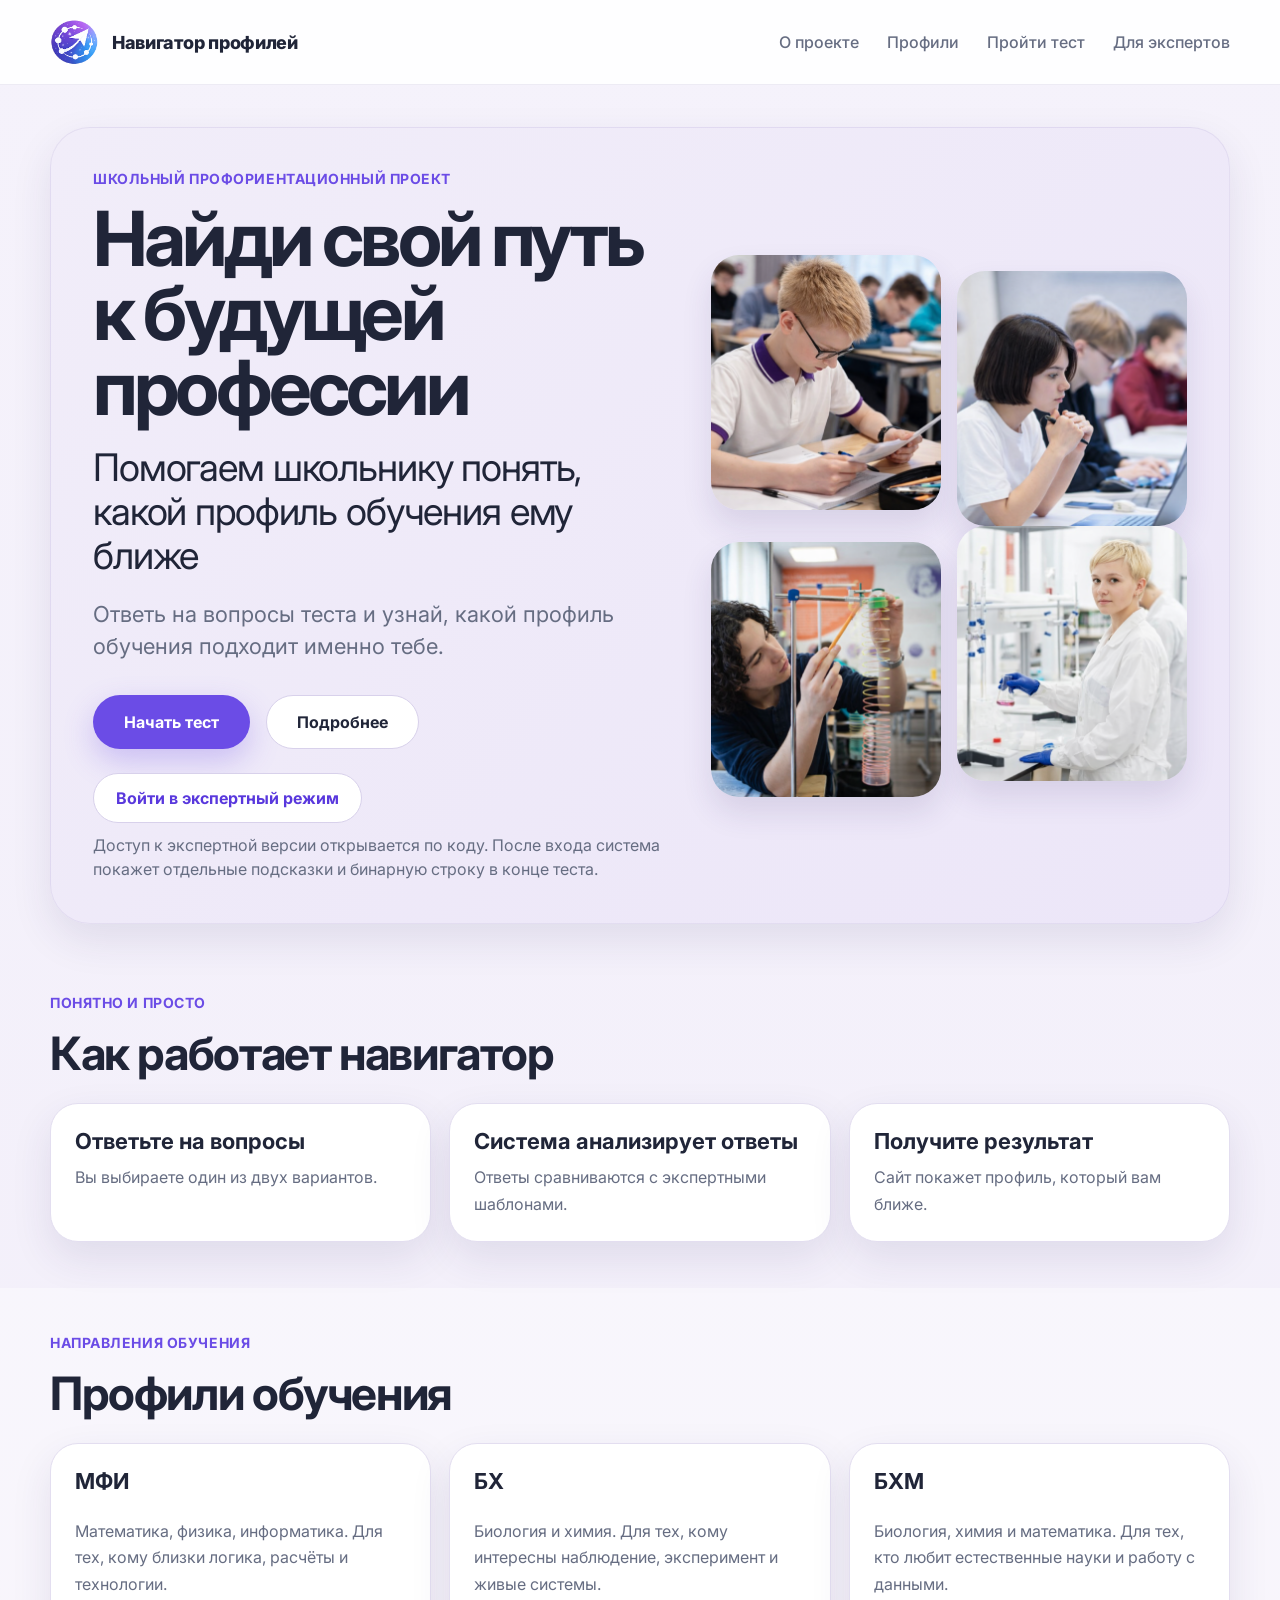
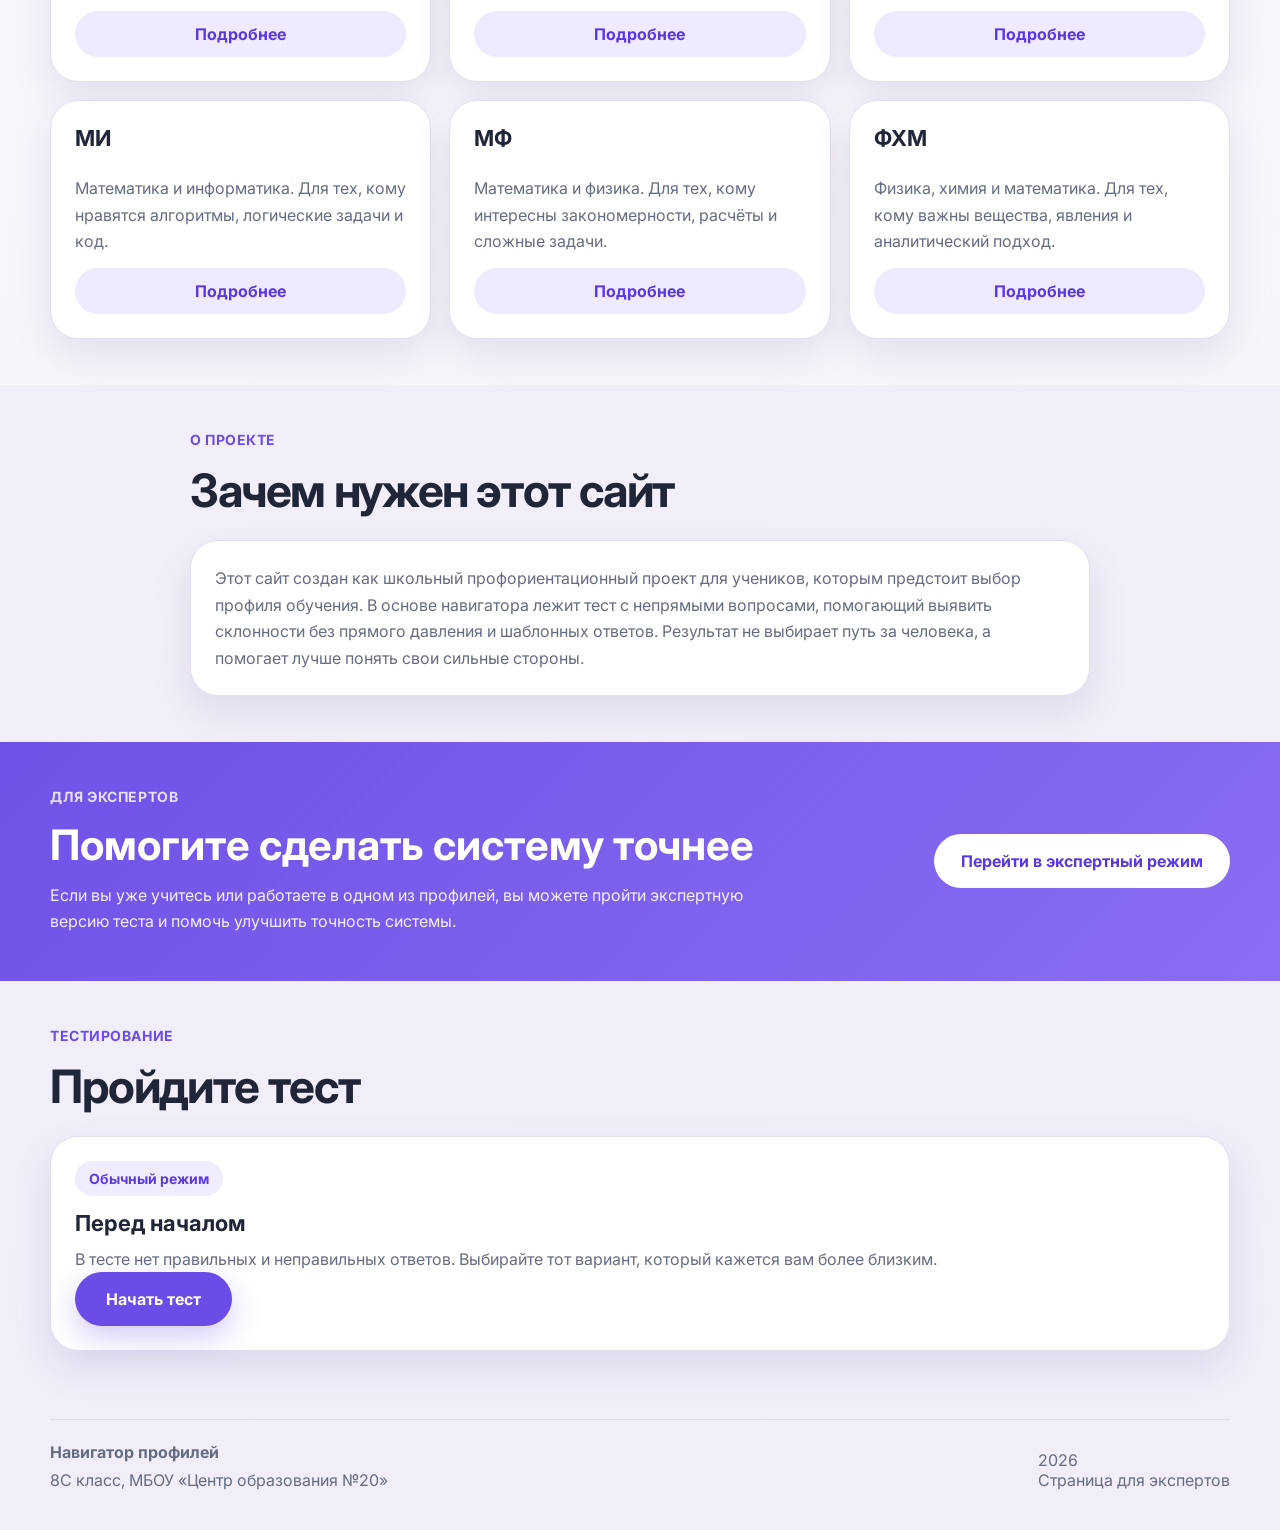
<file: index.html>
<!DOCTYPE html>
<html lang="ru">
<head>
  <meta charset="UTF-8">
  <meta name="viewport" content="width=device-width, initial-scale=1.0">
  <title>Навигатор профилей</title>
  <link rel="preconnect" href="https://fonts.googleapis.com">
  <link rel="preconnect" href="https://fonts.gstatic.com" crossorigin>
  <link href="https://fonts.googleapis.com/css2?family=Inter:wght@400;500;600;700;800&display=swap" rel="stylesheet">
  <link rel="stylesheet" href="style.css">
</head>
<body>
  <header class="site-header">
    <div class="container header-inner">
      <a href="#top" class="brand" aria-label="Навигатор профилей">
        <img src="assets/logoprof2.png" alt="Логотип проекта" class="brand-logo">
        <span class="brand-text">Навигатор профилей</span>
      </a>
      <nav class="main-nav">
        <a href="#about">О проекте</a>
        <a href="#profiles">Профили</a>
        <a href="#test" id="navStart">Пройти тест</a>
        <a href="#experts">Для экспертов</a>
      </nav>
    </div>
  </header>

  <main id="top">
    <section class="hero">
      <div class="container hero-grid">
        <div class="hero-copy">
          <p class="eyebrow">Школьный профориентационный проект</p>
          <h1>Найди свой путь<br>к будущей профессии</h1>
          <p class="hero-subtitle">Помогаем школьнику понять, какой профиль обучения ему ближе</p>
          <p class="hero-text">Ответь на вопросы теста и узнай, какой профиль обучения подходит именно тебе.</p>

          <div class="hero-actions">
            <a href="#test" class="primary-btn" id="heroStart">Начать тест</a>
            <a href="#profiles" class="secondary-btn">Подробнее</a>
          </div>

          <div class="expert-entry">
            <button class="expert-entry-btn" id="openExpertLoginBtn" type="button">Войти в экспертный режим</button>
            <p class="expert-entry-note">Доступ к экспертной версии открывается по коду. После входа система покажет отдельные подсказки и бинарную строку в конце теста.</p>
          </div>
        </div>

        <div class="hero-collage" aria-label="Коллаж с учениками">
          <img src="assets/man2.png" alt="Ученик на занятии">
          <img src="assets/woman1.png" alt="Ученица за ноутбуком">
          <img src="assets/man3.png" alt="Ученик на физическом опыте">
          <img src="assets/woman2.png" alt="Ученица в лаборатории">
        </div>
      </div>
    </section>

    <section class="section">
      <div class="container">
        <div class="section-heading">
          <p class="eyebrow eyebrow-dark">Понятно и просто</p>
          <h2>Как работает навигатор</h2>
        </div>
        <div class="cards-3">
          <article class="info-card">
            <h3>Ответьте на вопросы</h3>
            <p>Вы выбираете один из двух вариантов.</p>
          </article>
          <article class="info-card">
            <h3>Система анализирует ответы</h3>
            <p>Ответы сравниваются с экспертными шаблонами.</p>
          </article>
          <article class="info-card">
            <h3>Получите результат</h3>
            <p>Сайт покажет профиль, который вам ближе.</p>
          </article>
        </div>
      </div>
    </section>

    <section class="section section-soft" id="profiles">
      <div class="container">
        <div class="section-heading">
          <p class="eyebrow eyebrow-dark">Направления обучения</p>
          <h2>Профили обучения</h2>
        </div>
        <div class="profiles-grid">
          <article class="profile-card">
            <h3>МФИ</h3>
            <p>Математика, физика, информатика. Для тех, кому близки логика, расчёты и технологии.</p>
            <button class="small-btn" type="button" data-profile="mfi">Подробнее</button>
          </article>
          <article class="profile-card">
            <h3>БХ</h3>
            <p>Биология и химия. Для тех, кому интересны наблюдение, эксперимент и живые системы.</p>
            <button class="small-btn" type="button" data-profile="bh">Подробнее</button>
          </article>
          <article class="profile-card">
            <h3>БХМ</h3>
            <p>Биология, химия и математика. Для тех, кто любит естественные науки и работу с данными.</p>
            <button class="small-btn" type="button" data-profile="bhm">Подробнее</button>
          </article>
          <article class="profile-card">
            <h3>МИ</h3>
            <p>Математика и информатика. Для тех, кому нравятся алгоритмы, логические задачи и код.</p>
            <button class="small-btn" type="button" data-profile="mi">Подробнее</button>
          </article>
          <article class="profile-card">
            <h3>МФ</h3>
            <p>Математика и физика. Для тех, кому интересны закономерности, расчёты и сложные задачи.</p>
            <button class="small-btn" type="button" data-profile="mf">Подробнее</button>
          </article>
          <article class="profile-card">
            <h3>ФХМ</h3>
            <p>Физика, химия и математика. Для тех, кому важны вещества, явления и аналитический подход.</p>
            <button class="small-btn" type="button" data-profile="fhm">Подробнее</button>
          </article>
        </div>
      </div>
    </section>

    <section class="section" id="about">
      <div class="container narrow">
        <div class="section-heading section-heading-left">
          <p class="eyebrow eyebrow-dark">О проекте</p>
          <h2>Зачем нужен этот сайт</h2>
        </div>
        <div class="text-card">
          <p>Этот сайт создан как школьный профориентационный проект для учеников, которым предстоит выбор профиля обучения. В основе навигатора лежит тест с непрямыми вопросами, помогающий выявить склонности без прямого давления и шаблонных ответов. Результат не выбирает путь за человека, а помогает лучше понять свои сильные стороны.</p>
        </div>
      </div>
    </section>

    <section class="section section-accent" id="experts">
      <div class="container expert-grid">
        <div>
          <p class="eyebrow eyebrow-light">Для экспертов</p>
          <h2>Помогите сделать систему точнее</h2>
          <p class="expert-text">Если вы уже учитесь или работаете в одном из профилей, вы можете пройти экспертную версию теста и помочь улучшить точность системы.</p>
        </div>
        <div class="expert-actions">
          <button type="button" class="light-btn" id="expertCtaButton">Перейти в экспертный режим</button>
        </div>
      </div>
    </section>

    <section class="section" id="test">
      <div class="container">
        <div class="section-heading">
          <p class="eyebrow eyebrow-dark">Тестирование</p>
          <h2>Пройдите тест</h2>
        </div>

        <div id="expertModeBanner" class="mode-banner hidden">
          <strong>Экспертный режим включён.</strong>
          После завершения теста вы увидите бинарную строку ответов и сможете сразу перейти в экспертную анкету.
        </div>

        <section class="test-panel" id="startScreen">
          <div class="test-mode-line">
            <span id="modeChip" class="mode-chip">Обычный режим</span>
          </div>
          <h3 id="startTitle">Перед началом</h3>
          <p id="startDescription">В тесте нет правильных и неправильных ответов. Выбирайте тот вариант, который кажется вам более близким.</p>
          <button class="primary-btn" id="startButton" type="button">Начать тест</button>
        </section>

        <section class="test-panel hidden" id="testScreen">
          <div class="test-mode-line">
            <span id="testModeChip" class="mode-chip">Обычный режим</span>
          </div>
          <div class="test-top">
            <div>
              <p class="muted-label" id="questionCounter">Вопрос 1 из 56</p>
              <h3 id="questionText">Текст вопроса</h3>
            </div>
            <div class="progress-track" aria-hidden="true">
              <div class="progress-bar" id="progressBar"></div>
            </div>
          </div>
          <div class="answers-grid">
            <button class="answer-card" id="door1" type="button">Вариант 1</button>
            <button class="answer-card" id="door2" type="button">Вариант 2</button>
          </div>
          <p class="helper-text">Выберите тот вариант, который больше похож на ваш обычный способ думать или действовать.</p>
        </section>

        <section class="test-panel hidden" id="resultScreen">
          <div class="test-mode-line">
            <span id="resultModeChip" class="mode-chip">Обычный режим</span>
          </div>
          <p class="muted-label">Результат теста</p>
          <h3 id="resultTitle">Ваш результат</h3>
          <p class="result-description" id="resultDescription"></p>
          <div class="result-note" id="resultNote">Это предварительная рекомендация.</div>

          <div id="expertResultBlock" class="expert-result hidden">
            <h3>Экспертная строка ответов</h3>
            <p class="expert-result-text">Скопируйте эту строку и вставьте её в экспертную анкету.</p>
            <div class="expert-code-box">
              <code id="expertBinaryOutput"></code>
            </div>
            <div class="expert-actions-row">
              <button class="secondary-btn" id="copyExpertCodeBtn" type="button">Скопировать строку</button>
              <a class="primary-btn" id="expertFormLink" href="https://forms.yandex.ru/" target="_blank" rel="noopener noreferrer">Открыть экспертную анкету</a>
            </div>
            <p class="copy-status" id="copyExpertCodeStatus"></p>
          </div>

          <button class="primary-btn" id="restartButton" type="button">Пройти заново</button>
        </section>
      </div>
    </section>
  </main>

  <footer class="site-footer">
    <div class="container footer-inner">
      <div>
        <strong>Навигатор профилей</strong>
        <p>8С класс, МБОУ «Центр образования №20»</p>
      </div>
      <div>
        <p>2026</p>
        <a href="#experts">Страница для экспертов</a>
      </div>
    </div>
  </footer>

  <dialog class="profile-dialog" id="profileDialog">
    <button class="dialog-close" id="closeDialog" type="button" aria-label="Закрыть">×</button>
    <p class="muted-label" id="dialogTag">Профиль</p>
    <h3 id="dialogTitle">Название профиля</h3>
    <p id="dialogText">Описание профиля</p>
  </dialog>

  <dialog class="login-dialog" id="expertLoginDialog">
    <button class="dialog-close" id="closeExpertDialog" type="button" aria-label="Закрыть">×</button>
    <p class="muted-label">Доступ для экспертов</p>
    <h3>Вход в экспертный режим</h3>
    <p class="login-text">Введите код доступа, чтобы включить экспертный режим.</p>
    <form id="expertLoginForm" class="login-form">
      <label class="login-label" for="expertPasswordInput">Код доступа</label>
      <input class="login-input" id="expertPasswordInput" type="password" placeholder="Введите код">
      <p class="login-error" id="expertPasswordError"></p>
      <button class="primary-btn" type="submit">Продолжить</button>
    </form>
  </dialog>

  <script src="main.js"></script>
</body>
</html>
</file>
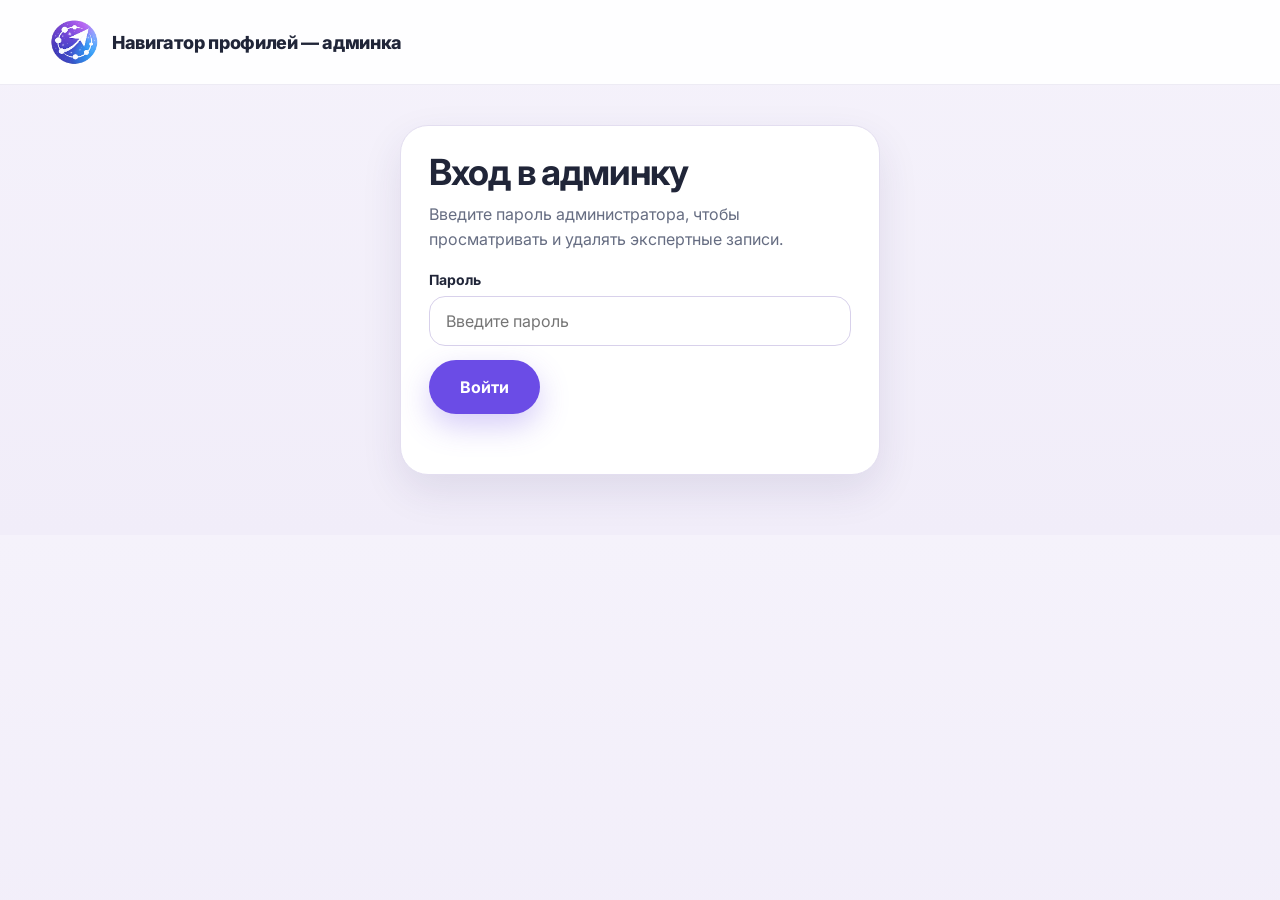
<file: admin.html>
<!DOCTYPE html>
<html lang="ru">
<head>
  <meta charset="UTF-8">
  <meta name="viewport" content="width=device-width, initial-scale=1.0">
  <title>Админка — Навигатор профилей</title>
  <link rel="preconnect" href="https://fonts.googleapis.com">
  <link rel="preconnect" href="https://fonts.gstatic.com" crossorigin>
  <link href="https://fonts.googleapis.com/css2?family=Inter:wght@400;500;600;700;800&display=swap" rel="stylesheet">
  <link rel="stylesheet" href="style.css">
  <style>
    .admin-wrap {
      width: min(1100px, calc(100% - 40px));
      margin: 40px auto 60px;
    }

    .admin-login,
    .admin-panel {
      background: #fff;
      border: 1px solid #e3def0;
      border-radius: 28px;
      box-shadow: 0 16px 40px rgba(49, 35, 100, 0.10);
      padding: 28px;
    }

    .admin-login {
      max-width: 480px;
      margin: 40px auto 0;
    }

    .admin-title {
      margin: 0 0 10px;
      font-size: 36px;
      line-height: 1.05;
      letter-spacing: -0.03em;
      color: #202538;
    }

    .admin-text {
      margin: 0 0 18px;
      color: #666d82;
      line-height: 1.6;
    }

    .admin-field {
      display: grid;
      gap: 8px;
      margin-bottom: 14px;
    }

    .admin-field label {
      font-size: 14px;
      font-weight: 700;
      color: #202538;
    }

    .admin-field input {
      width: 100%;
      padding: 14px 16px;
      border-radius: 16px;
      border: 1px solid #d8d1eb;
      font: inherit;
      outline: none;
    }

    .admin-field input:focus {
      border-color: #6b4ce6;
      box-shadow: 0 0 0 4px rgba(107, 76, 230, 0.12);
    }

    .admin-error,
    .admin-status {
      min-height: 22px;
      margin: 10px 0 0;
      font-size: 14px;
      font-weight: 600;
    }

    .admin-error {
      color: #cf2f52;
    }

    .admin-status {
      color: #5a3dd7;
    }

    .admin-topbar {
      display: flex;
      justify-content: space-between;
      gap: 16px;
      align-items: center;
      margin-bottom: 20px;
      flex-wrap: wrap;
    }

    .admin-count {
      display: inline-flex;
      align-items: center;
      padding: 10px 14px;
      border-radius: 999px;
      background: #f1ecfb;
      color: #5a3dd7;
      font-size: 14px;
      font-weight: 700;
    }

    .records-list {
      display: grid;
      gap: 16px;
    }

    .record-card {
      border: 1px solid #e3def0;
      border-radius: 22px;
      padding: 20px;
      background: #faf8ff;
    }

    .record-head {
      display: flex;
      justify-content: space-between;
      gap: 16px;
      align-items: flex-start;
      margin-bottom: 14px;
      flex-wrap: wrap;
    }

    .record-name {
      margin: 0;
      font-size: 22px;
      color: #202538;
    }

    .record-meta {
      display: flex;
      gap: 10px;
      flex-wrap: wrap;
      margin: 8px 0 0;
    }

    .record-chip {
      display: inline-flex;
      align-items: center;
      padding: 8px 12px;
      border-radius: 999px;
      background: #efeaff;
      color: #5a3dd7;
      font-size: 13px;
      font-weight: 700;
    }

    .record-grid {
      display: grid;
      gap: 10px;
      margin-bottom: 14px;
    }

    .record-row strong {
      display: block;
      margin-bottom: 4px;
      color: #202538;
      font-size: 14px;
    }

    .record-row span,
    .record-row code {
      color: #666d82;
      line-height: 1.5;
      overflow-wrap: anywhere;
    }

    .record-row code {
      display: block;
      background: #fff;
      border: 1px solid #e3def0;
      border-radius: 14px;
      padding: 12px;
      font-family: monospace;
      font-size: 13px;
    }

    .record-actions {
      display: flex;
      justify-content: flex-end;
    }

    .danger-btn {
      display: inline-flex;
      align-items: center;
      justify-content: center;
      border-radius: 999px;
      border: none;
      background: #cf2f52;
      color: #fff;
      padding: 12px 20px;
      font: inherit;
      font-weight: 700;
      cursor: pointer;
    }

    .danger-btn:disabled {
      opacity: 0.55;
      cursor: wait;
    }

    .empty-box {
      padding: 30px;
      border-radius: 22px;
      border: 1px dashed #d8d1eb;
      background: #faf8ff;
      color: #666d82;
      text-align: center;
    }

    .hidden {
      display: none !important;
    }
  </style>
</head>
<body>
  <header class="site-header">
    <div class="container header-inner">
      <a href="index.html" class="brand" aria-label="Навигатор профилей">
        <img src="assets/logoprof2.png" alt="Логотип проекта" class="brand-logo">
        <span class="brand-text">Навигатор профилей — админка</span>
      </a>
    </div>
  </header>

  <main class="admin-wrap">
    <section class="admin-login" id="adminLoginBox">
      <h1 class="admin-title">Вход в админку</h1>
      <p class="admin-text">Введите пароль администратора, чтобы просматривать и удалять экспертные записи.</p>

      <div class="admin-field">
        <label for="adminPassword">Пароль</label>
        <input id="adminPassword" type="password" placeholder="Введите пароль">
      </div>

      <button class="primary-btn" id="adminLoginBtn" type="button">Войти</button>
      <p class="admin-error" id="adminError"></p>
    </section>

    <section class="admin-panel hidden" id="adminPanel">
      <div class="admin-topbar">
        <div>
          <h2 class="admin-title" style="font-size:32px; margin-bottom:8px;">Экспертные записи</h2>
          <p class="admin-text" style="margin:0;">Здесь можно удалять неподходящие ответы из базы.</p>
        </div>
        <div style="display:flex; gap:10px; align-items:center; flex-wrap:wrap;">
          <span class="admin-count" id="recordsCount">Записей: 0</span>
          <button class="secondary-btn" id="reloadRecordsBtn" type="button">Обновить</button>
        </div>
      </div>

      <p class="admin-status" id="adminStatus"></p>

      <div class="records-list" id="recordsList"></div>
      <div class="empty-box hidden" id="emptyBox">Записей пока нет.</div>
    </section>
  </main>

  <script src="admin.js?v=12"></script>
</body>
</html>
</file>
<file: style.css>
:root {
  --bg: #f3f1f8;
  --bg-soft: #ede8f7;
  --panel: #ffffff;
  --panel-border: #e3def0;
  --text: #202538;
  --muted: #666d82;
  --accent: #6b4ce6;
  --accent-dark: #5938dd;
  --accent-soft: #efeaff;
  --shadow: 0 16px 40px rgba(49, 35, 100, 0.10);
  --radius: 28px;
}

* { box-sizing: border-box; }
html { scroll-behavior: smooth; }
body {
  margin: 0;
  font-family: 'Inter', system-ui, -apple-system, BlinkMacSystemFont, 'Segoe UI', sans-serif;
  color: var(--text);
  background: linear-gradient(180deg, #f5f2fb 0%, #f1edf9 100%);
}
a { color: inherit; text-decoration: none; }
button { font: inherit; }
img { display: block; max-width: 100%; }

.container {
  width: min(1180px, calc(100% - 40px));
  margin: 0 auto;
}
.narrow { width: min(900px, calc(100% - 40px)); }

.site-header {
  position: sticky;
  top: 0;
  z-index: 20;
  background: rgba(255,255,255,0.88);
  backdrop-filter: blur(10px);
  border-bottom: 1px solid rgba(115, 100, 164, 0.12);
}
.header-inner {
  min-height: 84px;
  display: flex;
  align-items: center;
  justify-content: space-between;
  gap: 24px;
}
.brand {
  display: flex;
  align-items: center;
  gap: 14px;
  flex-shrink: 0;
}
.brand-logo {
  width: 48px;
  height: 48px;
  object-fit: contain;
}
.brand-text {
  font-size: 18px;
  font-weight: 800;
  letter-spacing: -0.02em;
}
.main-nav {
  display: flex;
  align-items: center;
  gap: 28px;
  color: var(--muted);
  font-weight: 500;
}
.main-nav a:hover { color: var(--text); }

.hero {
  padding: 42px 0 24px;
}
.hero-grid {
  display: grid;
  grid-template-columns: 1.1fr 0.9fr;
  gap: 36px;
  align-items: center;
  background: linear-gradient(135deg, #f1edf9 0%, #ece6f8 100%);
  border: 1px solid rgba(133, 115, 181, 0.12);
  border-radius: 40px;
  padding: 42px;
  box-shadow: var(--shadow);
}
.hero-copy { max-width: 620px; }
.eyebrow {
  margin: 0 0 14px;
  font-size: 14px;
  font-weight: 700;
  letter-spacing: 0.04em;
  text-transform: uppercase;
}
.eyebrow-dark { color: var(--accent); }
.eyebrow-light { color: rgba(255,255,255,0.82); }
.hero .eyebrow { color: var(--accent); }
.hero h1 {
  margin: 0;
  font-size: clamp(48px, 7vw, 76px);
  line-height: 0.98;
  letter-spacing: -0.05em;
}
.hero-subtitle {
  margin: 22px 0 0;
  font-size: clamp(26px, 3vw, 38px);
  line-height: 1.15;
  letter-spacing: -0.03em;
  max-width: 640px;
}
.hero-text {
  margin: 22px 0 0;
  max-width: 600px;
  font-size: 22px;
  line-height: 1.45;
  color: var(--muted);
}
.hero-actions {
  display: flex;
  gap: 16px;
  margin-top: 32px;
  flex-wrap: wrap;
}
.primary-btn,
.secondary-btn,
.light-btn,
.small-btn,
.expert-entry-btn {
  display: inline-flex;
  align-items: center;
  justify-content: center;
  border-radius: 999px;
  border: 1px solid transparent;
  transition: .2s ease;
  cursor: pointer;
  font-weight: 700;
}
.primary-btn {
  background: var(--accent);
  color: #fff;
  padding: 16px 30px;
  box-shadow: 0 12px 30px rgba(107, 76, 230, 0.28);
}
.primary-btn:hover { background: var(--accent-dark); transform: translateY(-1px); }
.secondary-btn {
  background: #fff;
  color: var(--text);
  border-color: #d8d1eb;
  padding: 16px 30px;
}
.secondary-btn:hover { border-color: var(--accent); color: var(--accent); }
.small-btn {
  padding: 12px 18px;
  background: var(--accent-soft);
  color: var(--accent-dark);
}
.light-btn {
  background: #fff;
  color: var(--accent-dark);
  padding: 16px 26px;
}
.expert-entry-btn {
  padding: 14px 22px;
  background: #ffffff;
  color: var(--accent-dark);
  border: 1px solid #d8d1eb;
}
.expert-entry-btn:hover {
  border-color: var(--accent);
  color: var(--accent);
}

.hero-collage {
  display: grid;
  grid-template-columns: repeat(2, minmax(0, 1fr));
  gap: 16px;
}
.hero-collage img {
  width: 100%;
  height: 255px;
  object-fit: cover;
  border-radius: 28px;
  box-shadow: 0 16px 30px rgba(55, 45, 105, 0.12);
}
.hero-collage img:nth-child(1) { transform: translateY(-8px); }
.hero-collage img:nth-child(2) { transform: translateY(8px); }
.hero-collage img:nth-child(3) { transform: translateY(8px); }
.hero-collage img:nth-child(4) { transform: translateY(-8px); }

.section {
  padding: 46px 0;
}
.section-soft { background: rgba(255,255,255,0.35); }
.section-accent {
  background: linear-gradient(135deg, #6f52e7 0%, #8a6df2 100%);
  color: #fff;
}
.section-heading {
  margin-bottom: 22px;
}
.section-heading h2 {
  margin: 0;
  font-size: clamp(32px, 4vw, 46px);
  letter-spacing: -0.03em;
}
.section-heading-left { text-align: left; }

.cards-3,
.profiles-grid,
.answers-grid {
  display: grid;
  gap: 18px;
}
.cards-3,
.profiles-grid {
  grid-template-columns: repeat(3, minmax(0, 1fr));
}
.info-card,
.profile-card,
.text-card,
.test-panel {
  background: var(--panel);
  border: 1px solid var(--panel-border);
  border-radius: var(--radius);
  box-shadow: var(--shadow);
}
.info-card,
.profile-card,
.text-card,
.test-panel {
  padding: 24px;
}
.info-card h3,
.profile-card h3,
.test-panel h3 {
  margin: 0 0 10px;
  font-size: 22px;
}
.info-card p,
.profile-card p,
.text-card p,
.test-panel p,
.expert-text,
.result-description,
.helper-text {
  margin: 0;
  line-height: 1.65;
  color: var(--muted);
}
.profile-card {
  display: flex;
  flex-direction: column;
  gap: 14px;
}
.profile-card p { flex-grow: 1; }

.expert-grid {
  display: flex;
  align-items: center;
  justify-content: space-between;
  gap: 28px;
}
.expert-grid h2 { margin: 0 0 12px; font-size: clamp(30px, 4vw, 42px); }
.expert-text { color: rgba(255,255,255,0.9); max-width: 720px; }

.test-top {
  display: grid;
  gap: 16px;
}
.muted-label {
  margin: 0 0 8px;
  font-size: 14px;
  color: var(--muted);
}
.progress-track {
  height: 12px;
  width: 100%;
  background: #e9e3f6;
  border-radius: 999px;
  overflow: hidden;
}
.progress-bar {
  width: 0;
  height: 100%;
  background: linear-gradient(90deg, #6b4ce6 0%, #8d74f3 100%);
  transition: width .25s ease;
}
.answers-grid {
  grid-template-columns: repeat(2, minmax(0, 1fr));
  margin-top: 24px;
}
.answer-card {
  min-height: 220px;
  padding: 24px;
  text-align: left;
  border-radius: 24px;
  border: 1px solid #ddd5f1;
  background: #faf8ff;
  cursor: pointer;
  transition: .2s ease;
  line-height: 1.55;
  color: var(--text);
}
.answer-card:hover {
  transform: translateY(-2px);
  border-color: #b6a4ef;
  box-shadow: 0 16px 30px rgba(96, 68, 206, 0.10);
  background: #fff;
}
.result-description {
  margin-top: 12px;
  color: var(--text);
  font-size: 18px;
}
.result-note {
  margin-top: 18px;
  padding: 16px 18px;
  border-radius: 18px;
  background: var(--accent-soft);
  color: #4933a2;
}
.hidden { display: none !important; }

.site-footer {
  padding: 22px 0 40px;
  color: var(--muted);
}
.footer-inner {
  display: flex;
  justify-content: space-between;
  gap: 20px;
  border-top: 1px solid rgba(110, 95, 158, 0.14);
  padding-top: 22px;
}
.footer-inner p { margin: 8px 0 0; }

.profile-dialog,
.login-dialog {
  width: min(560px, calc(100% - 30px));
  border: none;
  border-radius: 28px;
  padding: 28px;
  box-shadow: 0 24px 60px rgba(25, 16, 56, 0.28);
}
.profile-dialog::backdrop,
.login-dialog::backdrop {
  background: rgba(20, 16, 35, 0.45);
}
.dialog-close {
  position: absolute;
  right: 14px;
  top: 14px;
  width: 40px;
  height: 40px;
  border-radius: 50%;
  border: none;
  background: #f1ecfb;
  cursor: pointer;
  font-size: 24px;
}

.expert-entry {
  margin-top: 24px;
  max-width: 620px;
}
.expert-entry-note {
  margin: 10px 0 0;
  color: var(--muted);
  line-height: 1.5;
}
.expert-result {
  margin-top: 22px;
  padding-top: 22px;
  border-top: 1px solid var(--panel-border);
}
.expert-result h3 {
  margin: 0 0 10px;
}
.expert-result-text {
  margin-bottom: 14px;
  color: var(--muted);
}
.expert-code-box {
  background: var(--accent-soft);
  border: 1px solid #d8d1eb;
  border-radius: 18px;
  padding: 16px 18px;
  margin-bottom: 16px;
  overflow-wrap: anywhere;
}
.expert-code-box code {
  font-family: 'Inter', system-ui, sans-serif;
  font-size: 15px;
  font-weight: 700;
  color: var(--accent-dark);
}
.expert-actions-row {
  display: flex;
  gap: 12px;
  flex-wrap: wrap;
  margin-bottom: 10px;
}
.copy-status {
  min-height: 22px;
  color: var(--accent-dark);
  font-weight: 600;
}

.mode-banner {
  margin-bottom: 16px;
  padding: 16px 18px;
  border-radius: 18px;
  background: #efeaff;
  border: 1px solid #d8d1eb;
  color: #4933a2;
  line-height: 1.5;
}

.test-mode-line {
  margin-bottom: 14px;
}
.mode-chip {
  display: inline-flex;
  align-items: center;
  gap: 8px;
  padding: 9px 14px;
  border-radius: 999px;
  background: #f1ecfb;
  color: #5a3dd7;
  font-size: 14px;
  font-weight: 700;
}
.mode-chip.active {
  background: #6b4ce6;
  color: #ffffff;
}

.login-text {
  color: var(--muted);
  margin-bottom: 18px;
}
.login-form {
  display: grid;
  gap: 12px;
}
.login-label {
  font-weight: 700;
  font-size: 14px;
}
.login-input {
  width: 100%;
  padding: 14px 16px;
  border-radius: 16px;
  border: 1px solid #d8d1eb;
  font: inherit;
  outline: none;
}
.login-input:focus {
  border-color: var(--accent);
  box-shadow: 0 0 0 4px rgba(107, 76, 230, 0.12);
}
.login-error {
  min-height: 22px;
  color: #cf2f52 !important;
  font-size: 14px;
  margin: 0;
}

@media (max-width: 1024px) {
  .hero-grid { grid-template-columns: 1fr; }
  .hero-collage { max-width: 680px; }
  .cards-3,
  .profiles-grid { grid-template-columns: repeat(2, minmax(0, 1fr)); }
}

@media (max-width: 760px) {
  .container { width: min(100% - 28px, 1180px); }
  .header-inner,
  .footer-inner,
  .expert-grid { flex-direction: column; align-items: flex-start; }
  .main-nav { flex-wrap: wrap; gap: 14px 18px; }
  .hero-grid { padding: 28px; border-radius: 28px; }
  .hero h1 { font-size: 42px; }
  .hero-subtitle { font-size: 24px; }
  .hero-text { font-size: 18px; }
  .hero-collage,
  .cards-3,
  .profiles-grid,
  .answers-grid { grid-template-columns: 1fr; }
  .hero-collage img { height: 220px; transform: none !important; }
  .answer-card { min-height: 170px; }
}
</file>
